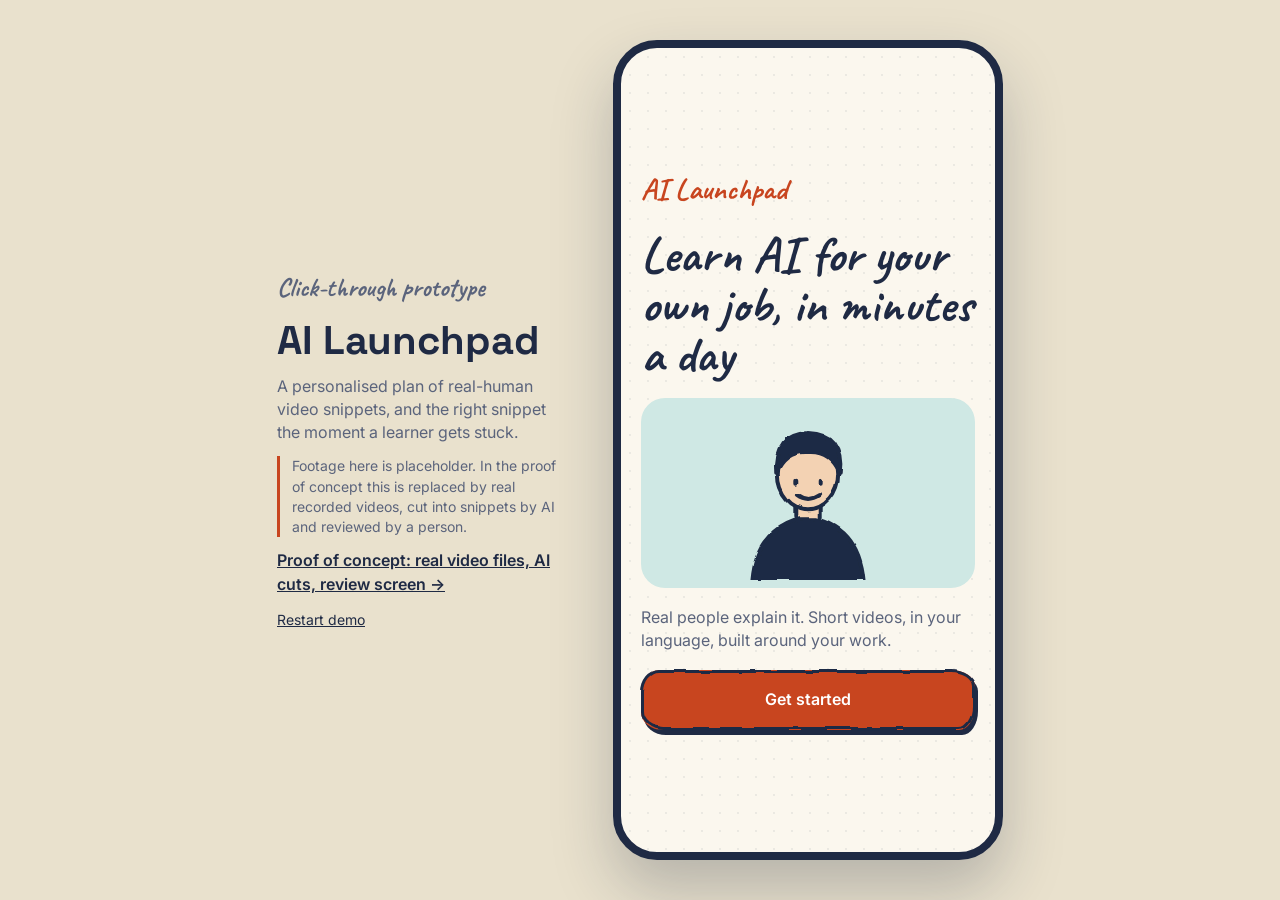
<file: index.html>
<!doctype html>
<html lang="en">
<head>
<meta charset="utf-8">
<meta name="viewport" content="width=device-width, initial-scale=1, viewport-fit=cover">
<meta name="theme-color" content="#FBF7EE">
<title>AI Launchpad: click-through prototype</title>
<link rel="preconnect" href="https://fonts.googleapis.com">
<link rel="preconnect" href="https://fonts.gstatic.com" crossorigin>
<link href="https://fonts.googleapis.com/css2?family=Caveat:wght@600;700&family=Inter:wght@400;500;600&family=Noto+Sans+Devanagari:wght@400;600&family=Noto+Sans+Telugu:wght@400;600&family=Space+Grotesk:wght@500;700&display=swap" rel="stylesheet">
<link rel="stylesheet" href="css/style.css">
</head>
<body>
<svg width="0" height="0" style="position:absolute" aria-hidden="true">
  <filter id="wobble" x="-5%" y="-5%" width="110%" height="110%">
    <feTurbulence type="fractalNoise" baseFrequency="0.04" numOctaves="2" seed="4" result="n"/>
    <feDisplacementMap in="SourceGraphic" in2="n" scale="4" xChannelSelector="R" yChannelSelector="G"/>
  </filter>
</svg>

<aside class="side">
  <p class="side-tag">Click-through prototype</p>
  <h1>AI Launchpad</h1>
  <p>A personalised plan of real-human video snippets, and the right snippet the moment a learner gets stuck.</p>
  <p class="side-note">Footage here is placeholder. In the proof of concept this is replaced by real recorded videos, cut into snippets by AI and reviewed by a person.</p>
  <p><a href="poc/" style="color:#1F2A44;font-weight:600">Proof of concept: real video files, AI cuts, review screen →</a></p>
  <button id="restart" class="link">Restart demo</button>
</aside>

<main class="phone" id="phone">
  <div id="app" class="app" aria-live="polite"></div>
</main>

<script src="js/data.js"></script>
<script src="js/app.js"></script>
</body>
</html>
</file>
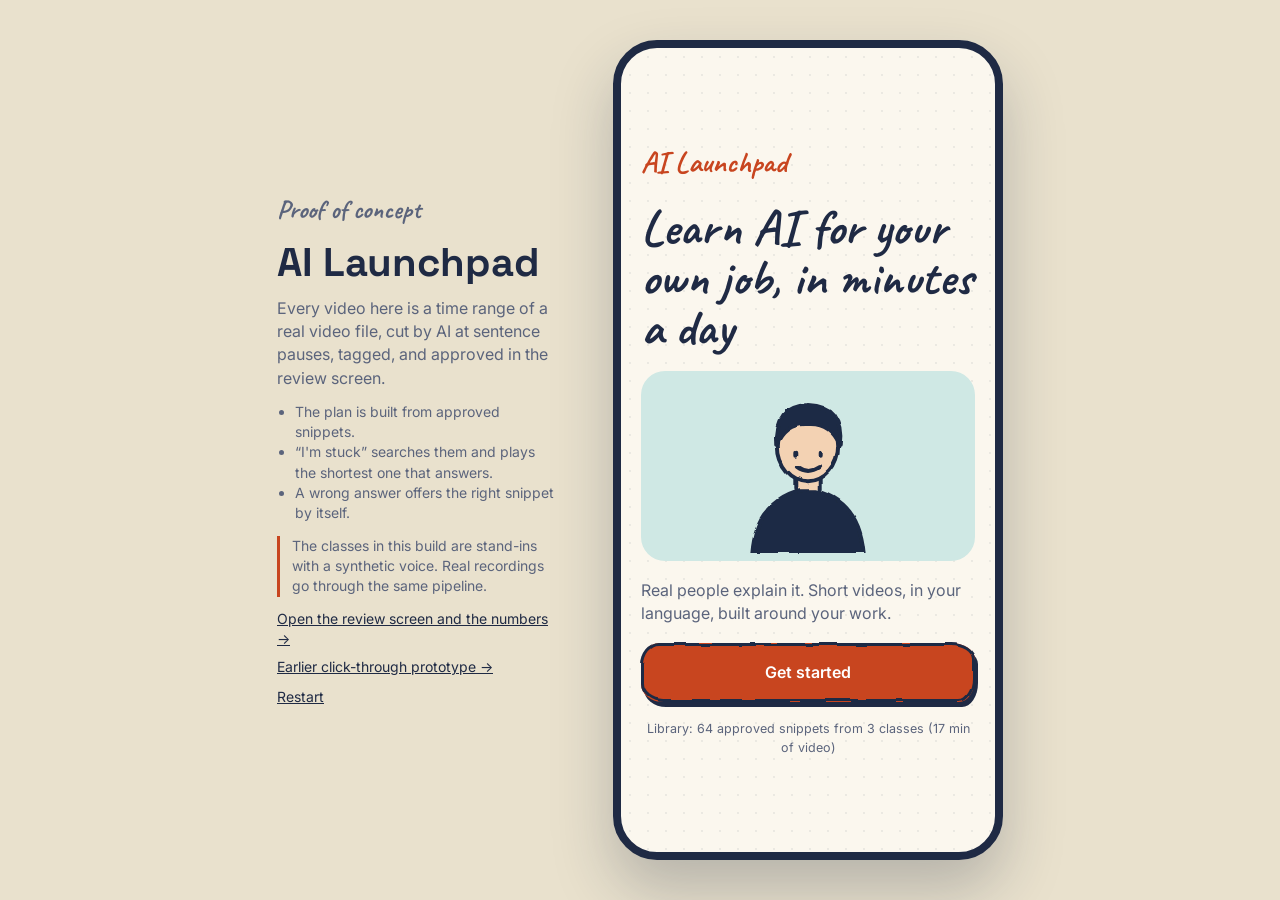
<file: poc/index.html>
<!doctype html>
<html lang="en">
<head>
<meta charset="utf-8">
<meta name="viewport" content="width=device-width, initial-scale=1, viewport-fit=cover">
<meta name="theme-color" content="#FBF7EE">
<title>AI Launchpad: proof of concept</title>
<link rel="preconnect" href="https://fonts.googleapis.com">
<link rel="preconnect" href="https://fonts.gstatic.com" crossorigin>
<link href="https://fonts.googleapis.com/css2?family=Caveat:wght@600;700&family=Inter:wght@400;500;600&family=Noto+Sans+Devanagari:wght@400;600&family=Noto+Sans+Telugu:wght@400;600&family=Space+Grotesk:wght@500;700&display=swap" rel="stylesheet">
<link rel="stylesheet" href="css/style.css">
</head>
<body>
<svg width="0" height="0" style="position:absolute" aria-hidden="true">
  <filter id="wobble" x="-5%" y="-5%" width="110%" height="110%">
    <feTurbulence type="fractalNoise" baseFrequency="0.04" numOctaves="2" seed="4" result="n"/>
    <feDisplacementMap in="SourceGraphic" in2="n" scale="4" xChannelSelector="R" yChannelSelector="G"/>
  </filter>
</svg>

<aside class="side">
  <p class="side-tag">Proof of concept</p>
  <h1>AI Launchpad</h1>
  <p>Every video here is a time range of a real video file, cut by AI at sentence pauses, tagged, and approved in the review screen.</p>
  <ul>
    <li>The plan is built from approved snippets.</li>
    <li>“I'm stuck” searches them and plays the shortest one that answers.</li>
    <li>A wrong answer offers the right snippet by itself.</li>
  </ul>
  <p class="side-note">The classes in this build are stand-ins with a synthetic voice. Real recordings go through the same pipeline.</p>
  <p id="revnote" hidden>Review decisions saved in this browser are applied on top of the published library.</p>
  <a href="studio/">Open the review screen and the numbers →</a>
  <a href="../">Earlier click-through prototype →</a>
  <button id="restart" class="link">Restart</button>
</aside>

<main class="phone" id="phone">
  <div id="app" class="app" aria-live="polite"></div>
</main>

<script src="js/i18n.js"></script>
<script src="js/core.js"></script>
<script src="js/app.js"></script>
</body>
</html>
</file>
<file: css/style.css>
:root {
  --paper: #FBF7EE; --card: #FFFDF7; --sand: #F3EAD3; --ink: #1F2A44; --mute: #5B647C;
  --rust: #C8451F; --teal: #1B6F6A; --mint: #CFE8E4; --peach: #F9D9C8; --sun: #F6D97A;
  --line: #1F2A44; --good: #1B6F6A; --bad: #B3321A;
  --font: "Inter", "Noto Sans Devanagari", "Noto Sans Telugu", system-ui, sans-serif;
  --head: "Space Grotesk", "Noto Sans Devanagari", "Noto Sans Telugu", system-ui, sans-serif;
  --hand: "Caveat", "Noto Sans Devanagari", "Noto Sans Telugu", cursive;
}
* { box-sizing: border-box; margin: 0; padding: 0; -webkit-tap-highlight-color: transparent; }
html, body { height: 100%; }
body { background: #E9E1CD; color: var(--ink); font-family: var(--font); font-size: 16px; line-height: 1.45;
  display: flex; align-items: center; justify-content: center; gap: 56px; }
button { font: inherit; color: inherit; cursor: pointer; border: none; background: none; }
button:focus-visible, input:focus-visible { outline: 3px solid var(--rust); outline-offset: 2px; }

.side { width: 280px; display: none; }
.side-tag { font-family: var(--hand); font-size: 26px; color: var(--rust); font-weight: 700; }
.side h1 { font-family: var(--head); font-size: 40px; line-height: 1.1; margin: 4px 0 12px; }
.side p { color: var(--mute); margin-bottom: 12px; }
.side-note { font-size: 14px; border-left: 3px solid var(--rust); padding-left: 12px; }
.link { color: var(--ink); text-decoration: underline; font-size: 14px; }

.phone { width: 100%; height: 100%; background: var(--paper); position: relative; overflow: hidden; }
@media (min-width: 900px) {
  .side { display: block; }
  .phone { width: 390px; height: min(820px, 94vh); border: 8px solid var(--ink); border-radius: 44px; box-shadow: 0 30px 60px rgba(31,42,68,.25); }
}
.app { height: 100%; display: flex; flex-direction: column; position: relative; }
.screen { flex: 1; overflow-y: auto; padding: 22px 20px 24px; display: flex; flex-direction: column; gap: 14px; animation: in .22s ease-out; }
@keyframes in { from { opacity: 0; transform: translateY(8px); } to { opacity: 1; transform: none; } }
@media (prefers-reduced-motion: reduce) { .screen, .sheet, .toast { animation: none !important; } }

h2 { font-family: var(--head); font-size: 28px; line-height: 1.15; }
h3 { font-family: var(--head); font-size: 18px; line-height: 1.25; }
.sub { color: var(--mute); }
.hand { font-family: var(--hand); font-size: 26px; font-weight: 700; color: var(--rust); line-height: 1.1; }
.row { display: flex; align-items: center; gap: 10px; }
.spread { justify-content: space-between; }
.grow { flex: 1; }
.stack { display: flex; flex-direction: column; gap: 10px; }

.btn { display: block; width: 100%; padding: 15px 18px; border-radius: 16px; font-weight: 600; text-align: center;
  background: var(--rust); color: #fff; border: 3px solid var(--ink); box-shadow: 0 4px 0 var(--ink); transition: transform .08s, box-shadow .08s; }
.btn:active { transform: translateY(3px); box-shadow: 0 1px 0 var(--ink); }
.btn.ghost { background: var(--card); color: var(--ink); }
.btn.teal { background: var(--teal); }
.btn[disabled] { opacity: .5; box-shadow: none; }

.choice { width: 100%; text-align: left; padding: 14px 16px; border-radius: 16px; background: var(--card); border: 3px solid var(--ink);
  display: flex; align-items: center; gap: 12px; font-weight: 500; }
.choice .ic { font-size: 24px; width: 34px; text-align: center; }
.choice.on { background: var(--peach); box-shadow: 0 3px 0 var(--ink); }
.choice.off { border-style: dashed; opacity: .6; cursor: default; }
.choice small { margin-left: auto; color: var(--mute); font-weight: 500; }
.choice .sm { font-size: 13px; color: var(--mute); display: block; font-weight: 400; }

.dots { display: flex; gap: 6px; }
.dots i { height: 6px; flex: 1; border-radius: 3px; background: var(--sand); }
.dots i.on { background: var(--rust); }

.hero { display: flex; flex-direction: column; justify-content: center; gap: 18px; flex: 1; }
.hero .logo { font-family: var(--hand); font-size: 30px; color: var(--rust); font-weight: 700; }
.hero h1 { font-family: var(--head); font-size: 36px; line-height: 1.1; }
.hero svg { width: 100%; max-width: 280px; align-self: center; }

.mins { display: flex; gap: 10px; }
.mins .choice { flex-direction: column; justify-content: center; text-align: center; padding: 20px 8px; gap: 2px; }
.mins b { font-family: var(--head); font-size: 32px; }

/* top bar and tab bar */
.top { display: flex; align-items: center; gap: 10px; padding: 14px 20px 6px; }
.pill { display: inline-flex; align-items: center; gap: 6px; padding: 4px 12px; border-radius: 99px; border: 2px solid var(--ink); background: var(--card); font-weight: 600; font-size: 14px; }
.tabs { display: flex; border-top: 3px solid var(--ink); background: var(--card); padding: 6px 8px calc(6px + env(safe-area-inset-bottom)); }
.tabs button { flex: 1; padding: 8px 4px; border-radius: 12px; font-size: 12px; font-weight: 600; color: var(--mute); display: flex; flex-direction: column; align-items: center; gap: 2px; }
.tabs button span { font-size: 22px; }
.tabs button.on { color: var(--rust); background: var(--peach); }

/* plan */
.day { display: flex; gap: 12px; align-items: center; padding: 14px; border-radius: 18px; background: var(--card); border: 3px solid var(--ink); text-align: left; width: 100%; }
.day.today { background: var(--peach); box-shadow: 0 4px 0 var(--ink); }
.day.locked { border-style: dashed; opacity: .75; }
.day .dn { font-family: var(--hand); font-size: 24px; font-weight: 700; width: 44px; color: var(--rust); }
.day .tag { font-size: 12px; color: var(--mute); font-weight: 600; text-transform: uppercase; letter-spacing: .04em; }
.day .chk { width: 28px; height: 28px; border-radius: 50%; border: 3px solid var(--ink); display: grid; place-items: center; font-size: 14px; flex: none; }
.day .chk.ok { background: var(--teal); color: #fff; }
.stat-row { display: flex; gap: 10px; }
.stat { flex: 1; background: var(--card); border: 3px solid var(--ink); border-radius: 16px; padding: 12px; text-align: center; }
.stat b { display: block; font-family: var(--head); font-size: 28px; line-height: 1; }
.stat span { font-size: 12px; color: var(--mute); }
.note { background: var(--sand); border: 2px dashed var(--ink); border-radius: 14px; padding: 10px 12px; font-size: 13px; color: var(--mute); }

/* player */
.player { display: flex; flex-direction: column; height: 100%; background: var(--paper); }
.stage { position: relative; background: var(--mint); aspect-ratio: 16/10; display: grid; place-items: end center; border-bottom: 3px solid var(--ink); overflow: hidden; }
.stage svg.person { height: 88%; filter: url(#wobble); }
.stage .badge { position: absolute; top: 10px; left: 10px; background: var(--card); border: 2px solid var(--ink); border-radius: 99px; padding: 2px 10px; font-size: 12px; font-weight: 600; }
.stage .ph { position: absolute; top: 10px; right: 10px; background: var(--sun); border: 2px solid var(--ink); border-radius: 8px; padding: 2px 8px; font-size: 11px; font-weight: 600; }
.stage video { width: 100%; height: 100%; object-fit: cover; }
.caption { position: absolute; left: 10px; right: 10px; bottom: 10px; background: rgba(31,42,68,.88); color: #fff; padding: 8px 12px; border-radius: 10px; font-size: 14px; line-height: 1.35; min-height: 40px; }
.bar { height: 8px; background: var(--sand); border-bottom: 2px solid var(--ink); cursor: pointer; }
.bar i { display: block; height: 100%; background: var(--rust); width: 0; }
.controls { display: flex; align-items: center; gap: 10px; padding: 12px 20px 4px; }
.round { width: 52px; height: 52px; border-radius: 50%; background: var(--rust); color: #fff; border: 3px solid var(--ink); font-size: 20px; flex: none; box-shadow: 0 3px 0 var(--ink); }
.chip { padding: 6px 12px; border-radius: 99px; border: 2px solid var(--ink); background: var(--card); font-size: 13px; font-weight: 600; }
.chip.on { background: var(--sun); }
.meta { padding: 4px 20px 10px; }
.player .foot { margin-top: auto; padding: 12px 20px calc(16px + env(safe-area-inset-bottom)); display: flex; flex-direction: column; gap: 10px; }
.stuck-btn { background: var(--sun); color: var(--ink); }

/* sheet */
.scrim { position: absolute; inset: 0; background: rgba(31,42,68,.45); display: flex; align-items: flex-end; z-index: 5; }
.sheet { width: 100%; max-height: 88%; overflow-y: auto; background: var(--paper); border: 3px solid var(--ink); border-bottom: none; border-radius: 26px 26px 0 0; padding: 18px 20px calc(20px + env(safe-area-inset-bottom)); display: flex; flex-direction: column; gap: 12px; animation: up .22s ease-out; }
@keyframes up { from { transform: translateY(40px); opacity: 0; } to { transform: none; opacity: 1; } }
.grab { width: 44px; height: 5px; border-radius: 3px; background: var(--ink); align-self: center; opacity: .3; }
.qbtn { text-align: left; padding: 12px 14px; border-radius: 14px; border: 2px solid var(--ink); background: var(--card); width: 100%; font-weight: 500; }
.search { display: flex; gap: 8px; }
.search input { flex: 1; min-width: 0; padding: 12px 14px; border-radius: 14px; border: 3px solid var(--ink); background: var(--card); font: inherit; }
.search button { padding: 0 16px; border-radius: 14px; border: 3px solid var(--ink); background: var(--ink); color: #fff; font-weight: 600; }
.hit { text-align: left; width: 100%; padding: 12px 14px; border-radius: 16px; border: 3px solid var(--ink); background: var(--card); display: flex; gap: 12px; align-items: center; }
.hit .len { font-family: var(--head); font-weight: 700; background: var(--sun); border: 2px solid var(--ink); border-radius: 12px; padding: 8px 10px; min-width: 56px; text-align: center; }
.hit small { color: var(--mute); display: block; }
.hit.best { background: var(--peach); box-shadow: 0 3px 0 var(--ink); }
.quick { display: flex; gap: 8px; }
.quick button { flex: 1; padding: 10px 6px; border-radius: 14px; border: 3px solid var(--ink); background: var(--mint); font-weight: 600; font-size: 13px; }

/* quiz */
.opt { text-align: left; width: 100%; padding: 14px 16px; border-radius: 16px; border: 3px solid var(--ink); background: var(--card); font-weight: 500; }
.opt.good { background: var(--mint); box-shadow: 0 3px 0 var(--good); border-color: var(--good); }
.opt.bad { background: var(--peach); border-color: var(--bad); }
.banner { padding: 14px; border-radius: 16px; border: 3px solid var(--ink); }
.banner.good { background: var(--mint); } .banner.bad { background: var(--peach); }

/* cohort */
.lb { display: flex; align-items: center; gap: 12px; padding: 12px 14px; border-radius: 16px; border: 3px solid var(--ink); background: var(--card); }
.lb.me { background: var(--sun); box-shadow: 0 3px 0 var(--ink); }
.lb .rk { font-family: var(--head); font-weight: 700; width: 24px; }
.av { width: 38px; height: 38px; border-radius: 50%; border: 3px solid var(--ink); display: grid; place-items: center; font-weight: 700; background: var(--mint); flex: none; }
.week { display: flex; gap: 8px; justify-content: space-between; }
.week div { flex: 1; text-align: center; font-size: 12px; font-weight: 600; color: var(--mute); }
.week i { display: grid; place-items: center; width: 100%; aspect-ratio: 1; border-radius: 50%; border: 3px solid var(--ink); margin-top: 4px; font-style: normal; background: var(--card); }
.week i.ok { background: var(--rust); color: #fff; }

.toast { position: absolute; left: 20px; right: 20px; top: 16px; z-index: 9; background: var(--ink); color: #fff; border-radius: 14px; padding: 12px 14px; font-size: 14px; animation: in .2s; }
.confetti { font-size: 56px; text-align: center; }

/* ---- hand-drawn pass: wobbly ink outlines drawn on a pseudo-element so text stays crisp ---- */
.btn, .choice, .day, .stat, .lb, .opt, .hit, .qbtn, .pill, .banner, .note, .chip, .round, .av, .quick button, .search input, .search button, .week i {
  position: relative; border-color: transparent !important; border-radius: 18px 24px 16px 22px / 22px 16px 24px 18px;
}
.pill, .chip { border-radius: 99px 80px 99px 90px / 80px 99px 85px 99px; }
.round, .av, .week i { border-radius: 50%; }
.btn::after, .choice::after, .day::after, .stat::after, .lb::after, .opt::after, .hit::after, .qbtn::after, .pill::after, .banner::after,
.note::after, .chip::after, .round::after, .av::after, .quick button::after, .search input::after, .search button::after, .week i::after {
  content: ""; position: absolute; inset: -3px; border: 3px var(--bs, solid) var(--ink); border-radius: inherit; filter: url(#wobble); pointer-events: none;
}
.search input { overflow: visible; }
.note, .choice.off, .day.locked { --bs: dashed; }
.opt.good::after { border-color: var(--good); } .opt.bad::after { border-color: var(--bad); }
.btn { box-shadow: 3px 5px 0 var(--ink); }
.day.today, .choice.on, .lb.me, .hit.best { box-shadow: 3px 5px 0 var(--ink); }
.stage::before, .screen > h2::after { content: none; }
h2 { font-family: var(--hand); font-size: 38px; font-weight: 700; line-height: 1; }
h3 { font-family: var(--hand); font-size: 25px; font-weight: 700; line-height: 1.1; }
.hero h1 { font-family: var(--hand); font-size: 50px; font-weight: 700; line-height: 1; }
.mins b, .stat b { font-family: var(--hand); font-size: 40px; }
.screen > div > h2, .screen > h2 { background: linear-gradient(transparent 82%, var(--sun) 82%, var(--sun) 94%, transparent 94%); display: inline-block; align-self: flex-start; }
.phone { background-image: radial-gradient(rgba(31,42,68,.07) 1px, transparent 1.2px); background-size: 18px 18px; }
.tabs { border-top-color: transparent; position: relative; }
.tabs::before { content: ""; position: absolute; left: 0; right: 0; top: -2px; height: 4px; background: var(--ink); filter: url(#wobble); }
.stage, .bar { border-color: transparent; }
.stage { border-bottom: 0; } .bar { border-bottom: 0; height: 10px; background: linear-gradient(var(--sand), var(--sand)); position: relative; }
.bar::after { content: ""; position: absolute; left: 0; right: 0; bottom: 0; height: 3px; background: var(--ink); filter: url(#wobble); }
.sheet { border-radius: 30px 22px 0 0 / 24px 30px 0 0; }
.scrim .sheet { border-top-width: 4px; }

/* ---- v2: topic and level screens, plan-building step, exercise ---- */
.tnum { font-variant-numeric: tabular-nums; }
.hero-art { background: var(--mint); border-radius: 24px; display: grid; place-items: end center; height: 190px; overflow: hidden; position: relative; }
.hero-art svg { height: 92%; filter: url(#wobble); }
.choice .num { width: 28px; height: 28px; border-radius: 50%; display: grid; place-items: center; font-family: var(--head); font-weight: 700; color: #fff; background: transparent; flex: none; }
.choice.on .num { background: var(--rust); }
.row .btn { flex: 1; width: auto; }
.bl { display: flex; gap: 10px; align-items: flex-start; font-weight: 500; opacity: 0; animation: in .4s ease-out forwards; animation-delay: var(--d, 0s); }
.bl > span:first-child { color: var(--teal); font-weight: 700; }
.bl.day > span:first-child { color: var(--rust); }
@media (prefers-reduced-motion: reduce) { .bl { opacity: 1; animation: none; } }

.ex { display: flex; flex-direction: column; height: 100%; }
.ex-body { flex: 1; overflow-y: auto; padding: 8px 20px 16px; display: flex; flex-direction: column; gap: 12px; }
.ex-foot { padding: 10px 20px calc(14px + env(safe-area-inset-bottom)); display: flex; flex-direction: column; gap: 8px; background: var(--card); position: relative; }
.ex-foot::before { content: ""; position: absolute; left: 0; right: 0; top: -2px; height: 4px; background: var(--ink); filter: url(#wobble); }
.task { background: var(--sun); padding: 6px 14px 10px; border: 3px solid transparent; }
.task .hand { color: var(--ink); font-size: 22px; }
.task p { font-weight: 600; }
.bubble { padding: 10px 14px 12px; border: 3px solid transparent; max-width: 94%; }
.bubble small { display: block; font-size: 11px; font-weight: 600; letter-spacing: .04em; text-transform: uppercase; color: var(--mute); margin-bottom: 2px; }
.bubble.me { align-self: flex-end; background: var(--mint); }
.bubble.ai { align-self: flex-start; background: var(--card); }
.bubble.stale { opacity: .55; }
mark { background: var(--sun); color: inherit; padding: 2px 7px; border-radius: 8px; display: inline-block; margin-top: 4px; }
.lines { list-style: none; display: flex; flex-direction: column; gap: 8px; margin-top: 6px; }
.lines li { padding-left: 10px; border-left: 4px solid var(--bad); font-size: 14.5px; }
.lines li.ok { border-left-color: var(--good); }
.lines em { display: block; font-style: normal; font-size: 12.5px; font-weight: 600; color: var(--bad); }
.lines li.ok em { color: var(--good); }
.dnote { font-size: 12.5px; color: var(--mute); margin-top: 6px; }
.typing { display: flex; gap: 5px; padding: 6px 0; }
.typing i { width: 8px; height: 8px; border-radius: 50%; background: var(--mute); animation: bob 1s infinite; }
.typing i:nth-child(2) { animation-delay: .15s; } .typing i:nth-child(3) { animation-delay: .3s; }
@keyframes bob { 0%, 60%, 100% { transform: none; opacity: .4; } 30% { transform: translateY(-4px); opacity: 1; } }
.pchips { display: flex; flex-direction: column; gap: 6px; }
.pchip { text-align: left; padding: 6px 12px; background: var(--paper); border: 2px solid transparent; font-size: 13.5px; font-weight: 500; line-height: 1.3; }
.pchip.on { background: var(--sun); }
.pulse { animation: pulse 1.6s ease-in-out 3; }
@keyframes pulse { 50% { transform: scale(1.04) rotate(-1deg); } }
@media (prefers-reduced-motion: reduce) { .typing i, .pulse { animation: none; } }
.plain { list-style: none; display: flex; flex-direction: column; gap: 4px; margin-top: 4px; }
.plain li::before { content: "✓ "; color: var(--good); font-weight: 700; }
.day .chk { font-size: 12px; }

.task, .bubble, .pchip { position: relative; border-radius: 18px 24px 16px 22px / 22px 16px 24px 18px; }
.pchip { border-radius: 14px 18px 13px 17px / 17px 13px 18px 14px; }
.task::after, .bubble::after, .pchip::after { content: ""; position: absolute; inset: -3px; border: 3px solid var(--ink); border-radius: inherit; filter: url(#wobble); pointer-events: none; }
.pchip::after { border-width: 2px; inset: -2px; }

/* chat layout for the exercise: the picks scroll with the conversation, only the two buttons stay fixed */
.composer { display: flex; flex-direction: column; gap: 6px; padding-top: 4px; }
.ex-foot { padding-top: 12px; }
.pchip { background: var(--card); padding: 8px 12px; font-size: 14px; }
</file>
<file: poc/css/style.css>
:root {
  --paper: #FBF7EE; --card: #FFFDF7; --sand: #F3EAD3; --ink: #1F2A44; --mute: #5B647C;
  --rust: #C8451F; --teal: #1B6F6A; --mint: #CFE8E4; --peach: #F9D9C8; --sun: #F6D97A;
  --line: #1F2A44; --good: #1B6F6A; --bad: #B3321A;
  --font: "Inter", "Noto Sans Devanagari", "Noto Sans Telugu", system-ui, sans-serif;
  --head: "Space Grotesk", "Noto Sans Devanagari", "Noto Sans Telugu", system-ui, sans-serif;
  --hand: "Caveat", "Noto Sans Devanagari", "Noto Sans Telugu", cursive;
}
* { box-sizing: border-box; margin: 0; padding: 0; -webkit-tap-highlight-color: transparent; }
html, body { height: 100%; }
body { background: #E9E1CD; color: var(--ink); font-family: var(--font); font-size: 16px; line-height: 1.45;
  display: flex; align-items: center; justify-content: center; gap: 56px; }
button { font: inherit; color: inherit; cursor: pointer; border: none; background: none; }
button:focus-visible, input:focus-visible { outline: 3px solid var(--rust); outline-offset: 2px; }

.side { width: 280px; display: none; }
.side-tag { font-family: var(--hand); font-size: 26px; color: var(--rust); font-weight: 700; }
.side h1 { font-family: var(--head); font-size: 40px; line-height: 1.1; margin: 4px 0 12px; }
.side p { color: var(--mute); margin-bottom: 12px; }
.side-note { font-size: 14px; border-left: 3px solid var(--rust); padding-left: 12px; }
.link { color: var(--ink); text-decoration: underline; font-size: 14px; }

.phone { width: 100%; height: 100%; background: var(--paper); position: relative; overflow: hidden; }
@media (min-width: 900px) {
  .side { display: block; }
  .phone { width: 390px; height: min(820px, 94vh); border: 8px solid var(--ink); border-radius: 44px; box-shadow: 0 30px 60px rgba(31,42,68,.25); }
}
.app { height: 100%; display: flex; flex-direction: column; position: relative; }
.screen { flex: 1; overflow-y: auto; padding: 22px 20px 24px; display: flex; flex-direction: column; gap: 14px; animation: in .22s ease-out; }
@keyframes in { from { opacity: 0; transform: translateY(8px); } to { opacity: 1; transform: none; } }
@media (prefers-reduced-motion: reduce) { .screen, .sheet, .toast { animation: none !important; } }

h2 { font-family: var(--head); font-size: 28px; line-height: 1.15; }
h3 { font-family: var(--head); font-size: 18px; line-height: 1.25; }
.sub { color: var(--mute); }
.hand { font-family: var(--hand); font-size: 26px; font-weight: 700; color: var(--rust); line-height: 1.1; }
.row { display: flex; align-items: center; gap: 10px; }
.spread { justify-content: space-between; }
.grow { flex: 1; }
.stack { display: flex; flex-direction: column; gap: 10px; }

.btn { display: block; width: 100%; padding: 15px 18px; border-radius: 16px; font-weight: 600; text-align: center;
  background: var(--rust); color: #fff; border: 3px solid var(--ink); box-shadow: 0 4px 0 var(--ink); transition: transform .08s, box-shadow .08s; }
.btn:active { transform: translateY(3px); box-shadow: 0 1px 0 var(--ink); }
.btn.ghost { background: var(--card); color: var(--ink); }
.btn.teal { background: var(--teal); }
.btn[disabled] { opacity: .5; box-shadow: none; }

.choice { width: 100%; text-align: left; padding: 14px 16px; border-radius: 16px; background: var(--card); border: 3px solid var(--ink);
  display: flex; align-items: center; gap: 12px; font-weight: 500; }
.choice .ic { font-size: 24px; width: 34px; text-align: center; }
.choice.on { background: var(--peach); box-shadow: 0 3px 0 var(--ink); }
.choice.off { border-style: dashed; opacity: .6; cursor: default; }
.choice small { margin-left: auto; color: var(--mute); font-weight: 500; }
.choice .sm { font-size: 13px; color: var(--mute); display: block; font-weight: 400; }

.dots { display: flex; gap: 6px; }
.dots i { height: 6px; flex: 1; border-radius: 3px; background: var(--sand); }
.dots i.on { background: var(--rust); }

.hero { display: flex; flex-direction: column; justify-content: center; gap: 18px; flex: 1; }
.hero .logo { font-family: var(--hand); font-size: 30px; color: var(--rust); font-weight: 700; }
.hero h1 { font-family: var(--head); font-size: 36px; line-height: 1.1; }
.hero svg { width: 100%; max-width: 280px; align-self: center; }

.mins { display: flex; gap: 10px; }
.mins .choice { flex-direction: column; justify-content: center; text-align: center; padding: 20px 8px; gap: 2px; }
.mins b { font-family: var(--head); font-size: 32px; }

/* top bar and tab bar */
.top { display: flex; align-items: center; gap: 10px; padding: 14px 20px 6px; }
.pill { display: inline-flex; align-items: center; gap: 6px; padding: 4px 12px; border-radius: 99px; border: 2px solid var(--ink); background: var(--card); font-weight: 600; font-size: 14px; }
.tabs { display: flex; border-top: 3px solid var(--ink); background: var(--card); padding: 6px 8px calc(6px + env(safe-area-inset-bottom)); }
.tabs button { flex: 1; padding: 8px 4px; border-radius: 12px; font-size: 12px; font-weight: 600; color: var(--mute); display: flex; flex-direction: column; align-items: center; gap: 2px; }
.tabs button span { font-size: 22px; }
.tabs button.on { color: var(--rust); background: var(--peach); }

/* plan */
.day { display: flex; gap: 12px; align-items: center; padding: 14px; border-radius: 18px; background: var(--card); border: 3px solid var(--ink); text-align: left; width: 100%; }
.day.today { background: var(--peach); box-shadow: 0 4px 0 var(--ink); }
.day.locked { border-style: dashed; opacity: .75; }
.day .dn { font-family: var(--hand); font-size: 24px; font-weight: 700; width: 44px; color: var(--rust); }
.day .tag { font-size: 12px; color: var(--mute); font-weight: 600; text-transform: uppercase; letter-spacing: .04em; }
.day .chk { width: 28px; height: 28px; border-radius: 50%; border: 3px solid var(--ink); display: grid; place-items: center; font-size: 14px; flex: none; }
.day .chk.ok { background: var(--teal); color: #fff; }
.stat-row { display: flex; gap: 10px; }
.stat { flex: 1; background: var(--card); border: 3px solid var(--ink); border-radius: 16px; padding: 12px; text-align: center; }
.stat b { display: block; font-family: var(--head); font-size: 28px; line-height: 1; }
.stat span { font-size: 12px; color: var(--mute); }
.note { background: var(--sand); border: 2px dashed var(--ink); border-radius: 14px; padding: 10px 12px; font-size: 13px; color: var(--mute); }

/* player */
.player { display: flex; flex-direction: column; height: 100%; background: var(--paper); }
.stage { position: relative; background: var(--mint); aspect-ratio: 16/10; display: grid; place-items: end center; border-bottom: 3px solid var(--ink); overflow: hidden; }
.stage svg.person { height: 88%; filter: url(#wobble); }
.stage .badge { position: absolute; top: 10px; left: 10px; background: var(--card); border: 2px solid var(--ink); border-radius: 99px; padding: 2px 10px; font-size: 12px; font-weight: 600; }
.stage .ph { position: absolute; top: 10px; right: 10px; background: var(--sun); border: 2px solid var(--ink); border-radius: 8px; padding: 2px 8px; font-size: 11px; font-weight: 600; }
.stage video { width: 100%; height: 100%; object-fit: cover; }
.caption { position: absolute; left: 10px; right: 10px; bottom: 10px; background: rgba(31,42,68,.88); color: #fff; padding: 8px 12px; border-radius: 10px; font-size: 14px; line-height: 1.35; min-height: 40px; }
.bar { height: 8px; background: var(--sand); border-bottom: 2px solid var(--ink); cursor: pointer; }
.bar i { display: block; height: 100%; background: var(--rust); width: 0; }
.controls { display: flex; align-items: center; gap: 10px; padding: 12px 20px 4px; }
.round { width: 52px; height: 52px; border-radius: 50%; background: var(--rust); color: #fff; border: 3px solid var(--ink); font-size: 20px; flex: none; box-shadow: 0 3px 0 var(--ink); }
.chip { padding: 6px 12px; border-radius: 99px; border: 2px solid var(--ink); background: var(--card); font-size: 13px; font-weight: 600; }
.chip.on { background: var(--sun); }
.meta { padding: 4px 20px 10px; }
.player .foot { margin-top: auto; padding: 12px 20px calc(16px + env(safe-area-inset-bottom)); display: flex; flex-direction: column; gap: 10px; }
.stuck-btn { background: var(--sun); color: var(--ink); }

/* sheet */
.scrim { position: absolute; inset: 0; background: rgba(31,42,68,.45); display: flex; align-items: flex-end; z-index: 5; }
.sheet { width: 100%; max-height: 88%; overflow-y: auto; background: var(--paper); border: 3px solid var(--ink); border-bottom: none; border-radius: 26px 26px 0 0; padding: 18px 20px calc(20px + env(safe-area-inset-bottom)); display: flex; flex-direction: column; gap: 12px; animation: up .22s ease-out; }
@keyframes up { from { transform: translateY(40px); opacity: 0; } to { transform: none; opacity: 1; } }
.grab { width: 44px; height: 5px; border-radius: 3px; background: var(--ink); align-self: center; opacity: .3; }
.qbtn { text-align: left; padding: 12px 14px; border-radius: 14px; border: 2px solid var(--ink); background: var(--card); width: 100%; font-weight: 500; }
.search { display: flex; gap: 8px; }
.search input { flex: 1; min-width: 0; padding: 12px 14px; border-radius: 14px; border: 3px solid var(--ink); background: var(--card); font: inherit; }
.search button { padding: 0 16px; border-radius: 14px; border: 3px solid var(--ink); background: var(--ink); color: #fff; font-weight: 600; }
.hit { text-align: left; width: 100%; padding: 12px 14px; border-radius: 16px; border: 3px solid var(--ink); background: var(--card); display: flex; gap: 12px; align-items: center; }
.hit .len { font-family: var(--head); font-weight: 700; background: var(--sun); border: 2px solid var(--ink); border-radius: 12px; padding: 8px 10px; min-width: 56px; text-align: center; }
.hit small { color: var(--mute); display: block; }
.hit.best { background: var(--peach); box-shadow: 0 3px 0 var(--ink); }
.quick { display: flex; gap: 8px; }
.quick button { flex: 1; padding: 10px 6px; border-radius: 14px; border: 3px solid var(--ink); background: var(--mint); font-weight: 600; font-size: 13px; }

/* quiz */
.opt { text-align: left; width: 100%; padding: 14px 16px; border-radius: 16px; border: 3px solid var(--ink); background: var(--card); font-weight: 500; }
.opt.good { background: var(--mint); box-shadow: 0 3px 0 var(--good); border-color: var(--good); }
.opt.bad { background: var(--peach); border-color: var(--bad); }
.banner { padding: 14px; border-radius: 16px; border: 3px solid var(--ink); }
.banner.good { background: var(--mint); } .banner.bad { background: var(--peach); }

/* cohort */
.lb { display: flex; align-items: center; gap: 12px; padding: 12px 14px; border-radius: 16px; border: 3px solid var(--ink); background: var(--card); }
.lb.me { background: var(--sun); box-shadow: 0 3px 0 var(--ink); }
.lb .rk { font-family: var(--head); font-weight: 700; width: 24px; }
.av { width: 38px; height: 38px; border-radius: 50%; border: 3px solid var(--ink); display: grid; place-items: center; font-weight: 700; background: var(--mint); flex: none; }
.week { display: flex; gap: 8px; justify-content: space-between; }
.week div { flex: 1; text-align: center; font-size: 12px; font-weight: 600; color: var(--mute); }
.week i { display: grid; place-items: center; width: 100%; aspect-ratio: 1; border-radius: 50%; border: 3px solid var(--ink); margin-top: 4px; font-style: normal; background: var(--card); }
.week i.ok { background: var(--rust); color: #fff; }

.toast { position: absolute; left: 20px; right: 20px; top: 16px; z-index: 9; background: var(--ink); color: #fff; border-radius: 14px; padding: 12px 14px; font-size: 14px; animation: in .2s; }
.confetti { font-size: 56px; text-align: center; }

/* ---- hand-drawn pass: wobbly ink outlines drawn on a pseudo-element so text stays crisp ---- */
.btn, .choice, .day, .stat, .lb, .opt, .hit, .qbtn, .pill, .banner, .note, .chip, .round, .av, .quick button, .search input, .search button, .week i {
  position: relative; border-color: transparent !important; border-radius: 18px 24px 16px 22px / 22px 16px 24px 18px;
}
.pill, .chip { border-radius: 99px 80px 99px 90px / 80px 99px 85px 99px; }
.round, .av, .week i { border-radius: 50%; }
.btn::after, .choice::after, .day::after, .stat::after, .lb::after, .opt::after, .hit::after, .qbtn::after, .pill::after, .banner::after,
.note::after, .chip::after, .round::after, .av::after, .quick button::after, .search input::after, .search button::after, .week i::after {
  content: ""; position: absolute; inset: -3px; border: 3px var(--bs, solid) var(--ink); border-radius: inherit; filter: url(#wobble); pointer-events: none;
}
.search input { overflow: visible; }
.note, .choice.off, .day.locked { --bs: dashed; }
.opt.good::after { border-color: var(--good); } .opt.bad::after { border-color: var(--bad); }
.btn { box-shadow: 3px 5px 0 var(--ink); }
.day.today, .choice.on, .lb.me, .hit.best { box-shadow: 3px 5px 0 var(--ink); }
.stage::before, .screen > h2::after { content: none; }
h2 { font-family: var(--hand); font-size: 38px; font-weight: 700; line-height: 1; }
h3 { font-family: var(--hand); font-size: 25px; font-weight: 700; line-height: 1.1; }
.hero h1 { font-family: var(--hand); font-size: 50px; font-weight: 700; line-height: 1; }
.mins b, .stat b { font-family: var(--hand); font-size: 40px; }
.screen > div > h2, .screen > h2 { background: linear-gradient(transparent 82%, var(--sun) 82%, var(--sun) 94%, transparent 94%); display: inline-block; align-self: flex-start; }
.phone { background-image: radial-gradient(rgba(31,42,68,.07) 1px, transparent 1.2px); background-size: 18px 18px; }
.tabs { border-top-color: transparent; position: relative; }
.tabs::before { content: ""; position: absolute; left: 0; right: 0; top: -2px; height: 4px; background: var(--ink); filter: url(#wobble); }
.stage, .bar { border-color: transparent; }
.stage { border-bottom: 0; } .bar { border-bottom: 0; height: 10px; background: linear-gradient(var(--sand), var(--sand)); position: relative; }
.bar::after { content: ""; position: absolute; left: 0; right: 0; bottom: 0; height: 3px; background: var(--ink); filter: url(#wobble); }
.sheet { border-radius: 30px 22px 0 0 / 24px 30px 0 0; }
.scrim .sheet { border-top-width: 4px; }

/* ---- v2: topic and level screens, plan-building step, exercise ---- */
.tnum { font-variant-numeric: tabular-nums; }
.hero-art { background: var(--mint); border-radius: 24px; display: grid; place-items: end center; height: 190px; overflow: hidden; position: relative; }
.hero-art svg { height: 92%; filter: url(#wobble); }
.choice .num { width: 28px; height: 28px; border-radius: 50%; display: grid; place-items: center; font-family: var(--head); font-weight: 700; color: #fff; background: transparent; flex: none; }
.choice.on .num { background: var(--rust); }
.row .btn { flex: 1; width: auto; }
.bl { display: flex; gap: 10px; align-items: flex-start; font-weight: 500; opacity: 0; animation: in .4s ease-out forwards; animation-delay: var(--d, 0s); }
.bl > span:first-child { color: var(--teal); font-weight: 700; }
.bl.day > span:first-child { color: var(--rust); }
@media (prefers-reduced-motion: reduce) { .bl { opacity: 1; animation: none; } }

.ex { display: flex; flex-direction: column; height: 100%; }
.ex-body { flex: 1; overflow-y: auto; padding: 8px 20px 16px; display: flex; flex-direction: column; gap: 12px; }
.ex-foot { padding: 10px 20px calc(14px + env(safe-area-inset-bottom)); display: flex; flex-direction: column; gap: 8px; background: var(--card); position: relative; }
.ex-foot::before { content: ""; position: absolute; left: 0; right: 0; top: -2px; height: 4px; background: var(--ink); filter: url(#wobble); }
.task { background: var(--sun); padding: 6px 14px 10px; border: 3px solid transparent; }
.task .hand { color: var(--ink); font-size: 22px; }
.task p { font-weight: 600; }
.bubble { padding: 10px 14px 12px; border: 3px solid transparent; max-width: 94%; }
.bubble small { display: block; font-size: 11px; font-weight: 600; letter-spacing: .04em; text-transform: uppercase; color: var(--mute); margin-bottom: 2px; }
.bubble.me { align-self: flex-end; background: var(--mint); }
.bubble.ai { align-self: flex-start; background: var(--card); }
.bubble.stale { opacity: .55; }
mark { background: var(--sun); color: inherit; padding: 2px 7px; border-radius: 8px; display: inline-block; margin-top: 4px; }
.lines { list-style: none; display: flex; flex-direction: column; gap: 8px; margin-top: 6px; }
.lines li { padding-left: 10px; border-left: 4px solid var(--bad); font-size: 14.5px; }
.lines li.ok { border-left-color: var(--good); }
.lines em { display: block; font-style: normal; font-size: 12.5px; font-weight: 600; color: var(--bad); }
.lines li.ok em { color: var(--good); }
.dnote { font-size: 12.5px; color: var(--mute); margin-top: 6px; }
.typing { display: flex; gap: 5px; padding: 6px 0; }
.typing i { width: 8px; height: 8px; border-radius: 50%; background: var(--mute); animation: bob 1s infinite; }
.typing i:nth-child(2) { animation-delay: .15s; } .typing i:nth-child(3) { animation-delay: .3s; }
@keyframes bob { 0%, 60%, 100% { transform: none; opacity: .4; } 30% { transform: translateY(-4px); opacity: 1; } }
.pchips { display: flex; flex-direction: column; gap: 6px; }
.pchip { text-align: left; padding: 6px 12px; background: var(--paper); border: 2px solid transparent; font-size: 13.5px; font-weight: 500; line-height: 1.3; }
.pchip.on { background: var(--sun); }
.pulse { animation: pulse 1.6s ease-in-out 3; }
@keyframes pulse { 50% { transform: scale(1.04) rotate(-1deg); } }
@media (prefers-reduced-motion: reduce) { .typing i, .pulse { animation: none; } }
.plain { list-style: none; display: flex; flex-direction: column; gap: 4px; margin-top: 4px; }
.plain li::before { content: "✓ "; color: var(--good); font-weight: 700; }
.day .chk { font-size: 12px; }

.task, .bubble, .pchip { position: relative; border-radius: 18px 24px 16px 22px / 22px 16px 24px 18px; }
.pchip { border-radius: 14px 18px 13px 17px / 17px 13px 18px 14px; }
.task::after, .bubble::after, .pchip::after { content: ""; position: absolute; inset: -3px; border: 3px solid var(--ink); border-radius: inherit; filter: url(#wobble); pointer-events: none; }
.pchip::after { border-width: 2px; inset: -2px; }

/* chat layout for the exercise: the picks scroll with the conversation, only the two buttons stay fixed */
.composer { display: flex; flex-direction: column; gap: 6px; padding-top: 4px; }
.ex-foot { padding-top: 12px; }
.pchip { background: var(--card); padding: 8px 12px; font-size: 14px; }

/* ---- proof of concept: real video, quick checks, help cards ---- */
.stage { background: #14203A; place-items: center; aspect-ratio: 16/9; }
.stage video { width: 100%; height: 100%; object-fit: contain; background: #14203A; display: block; cursor: pointer; }
.stage.audio video { opacity: 0; position: absolute; }
.stage .aud { position: absolute; inset: 0; background: var(--mint); display: grid; place-items: end center; }
.stage .aud svg { height: 80%; filter: url(#wobble); }
.stage .aud span { position: absolute; left: 10px; bottom: 10px; background: var(--card); border: 2px solid var(--ink); border-radius: 99px; padding: 2px 10px; font-size: 12px; font-weight: 600; }
.caption[hidden], .bigplay[hidden] { display: none; }
.caption { font-size: 13.5px; min-height: 0; padding: 6px 10px; left: 8px; right: 8px; bottom: 8px; text-align: center; }
.bigplay { position: absolute; left: 50%; top: 50%; transform: translate(-50%, -50%); width: 72px; height: 72px; border-radius: 50%; background: var(--rust); color: #fff; font-size: 28px; border: 3px solid #fff; }
.controls { gap: 8px; }
.player .foot .link { align-self: center; padding: 4px; }
.helpcard { display: flex; align-items: center; gap: 12px; text-align: left; width: 100%; padding: 10px 14px; background: var(--peach); position: relative;
  border: 3px solid transparent; border-radius: 18px 24px 16px 22px / 22px 16px 24px 18px; box-shadow: 3px 5px 0 var(--ink); }
.helpcard::after { content: ""; position: absolute; inset: -3px; border: 3px solid var(--ink); border-radius: inherit; filter: url(#wobble); pointer-events: none; }
.helpcard .len { font-family: var(--head); font-weight: 700; background: var(--sun); border: 2px solid var(--ink); border-radius: 12px; padding: 6px 8px; min-width: 58px; text-align: center; font-size: 14px; }
.helpcard small { display: block; color: var(--mute); font-size: 12.5px; }
.helpcard > span:nth-child(2) { flex: 1; }
.opt .why { display: block; font-size: 13px; font-weight: 500; margin-top: 4px; color: var(--ink); }
.opt[disabled] { cursor: default; }
.search #mic { background: var(--card); color: var(--ink); padding: 0 12px; }
.hit .len { font-size: 14px; }
.side a { color: var(--ink); font-size: 14px; display: block; margin-bottom: 8px; }
.side ul { color: var(--mute); font-size: 14px; padding-left: 18px; margin-bottom: 12px; }
#revnote { font-size: 13px; background: var(--sun); border-radius: 10px; padding: 8px 10px; color: var(--ink); }
</file>
